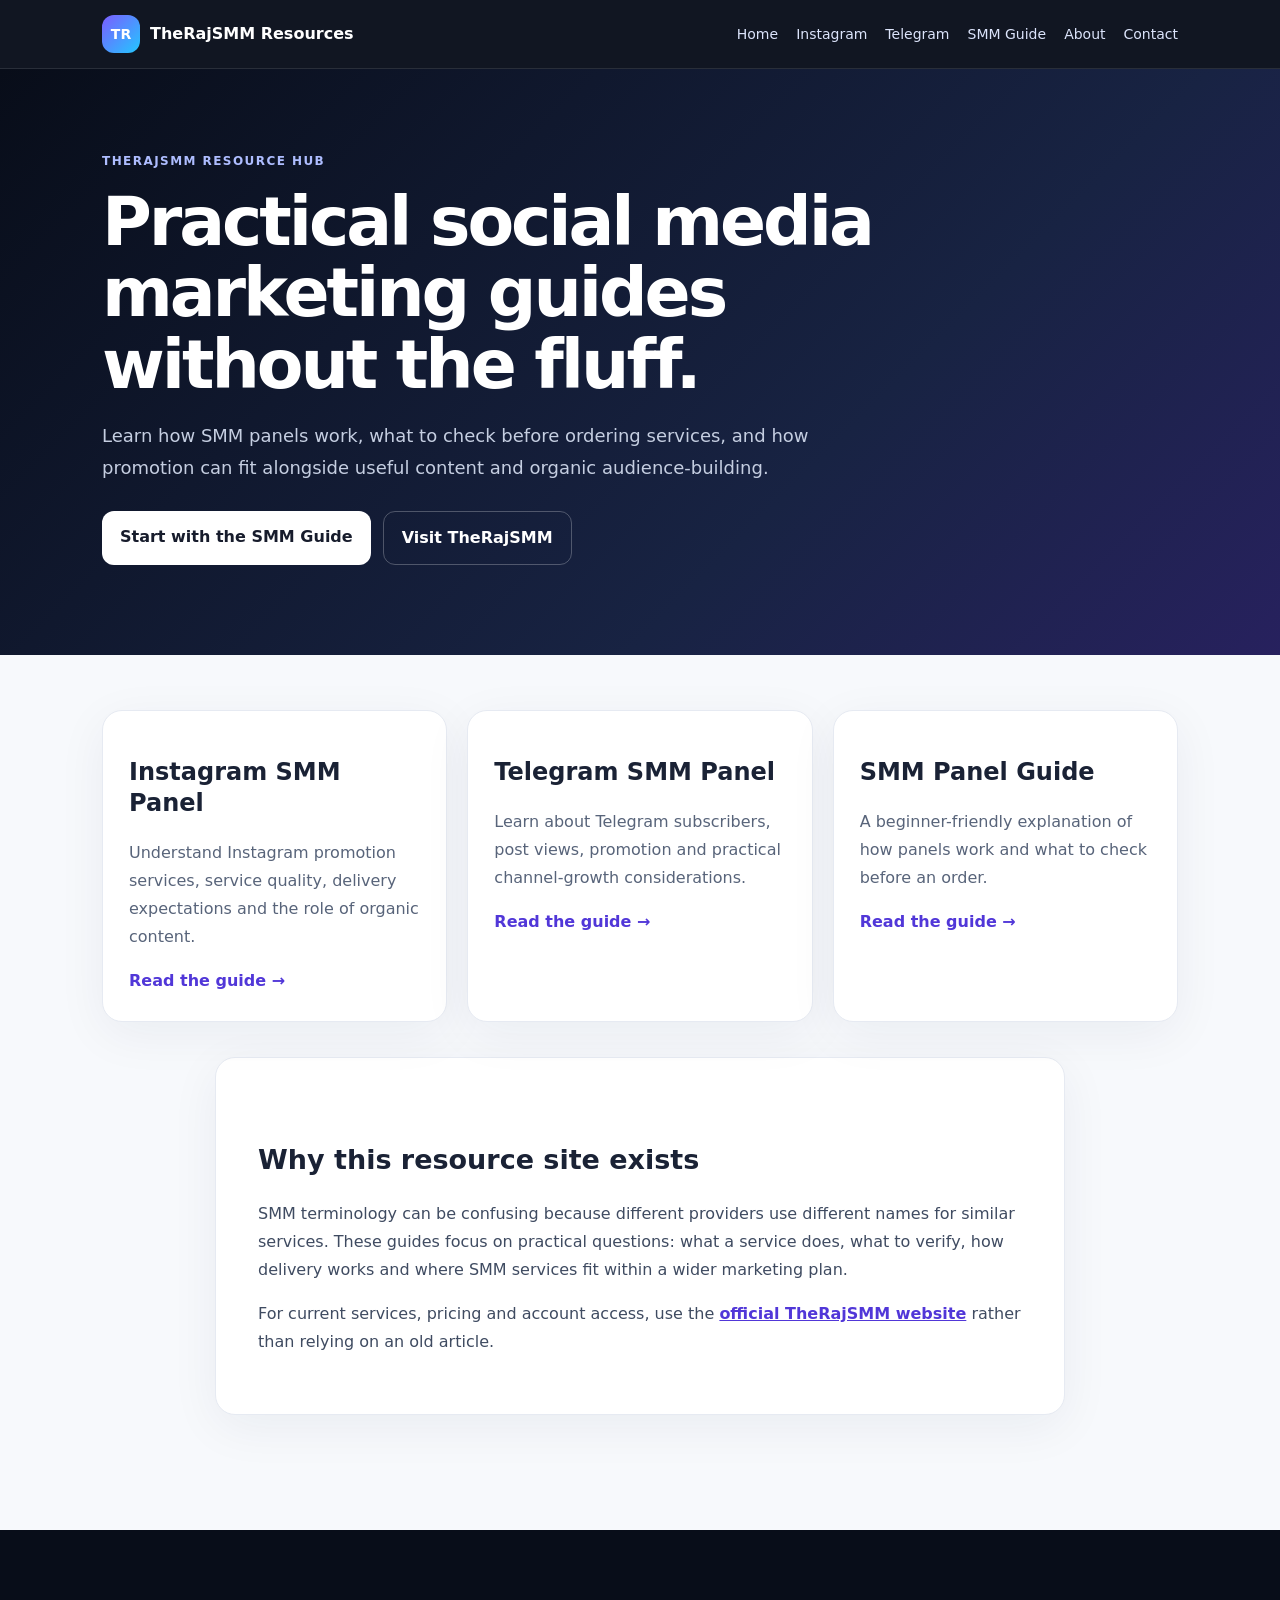
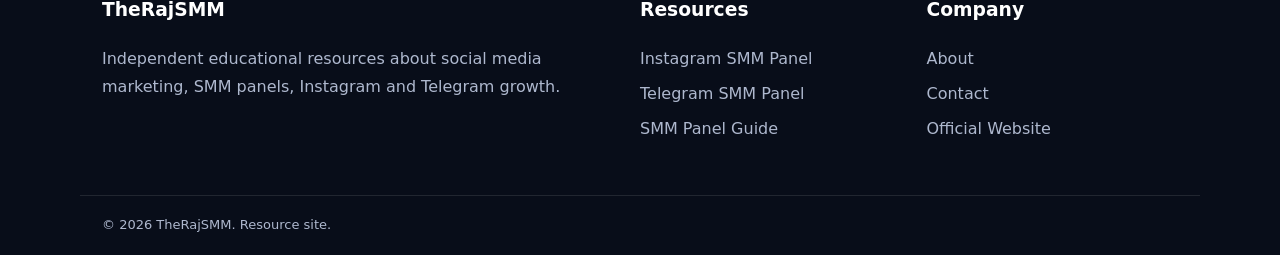
<file: index.html>
<!doctype html><html lang="en"><head><meta charset="utf-8"><meta name="viewport" content="width=device-width,initial-scale=1"><title>TheRajSMM Resources | Social Media Marketing Guides</title><meta name="description" content="Practical educational resources about SMM panels, Instagram marketing, Telegram growth and social media promotion."><link rel="canonical" href="https://therajsmm.github.io/"><link rel="icon" href="favicon.svg"><link rel="stylesheet" href="style.css"></head><body>
<header class="site-header"><nav class="nav"><a class="brand" href="index.html"><span class="brand-mark">TR</span>TheRajSMM Resources</a><div class="nav-links"><a href="index.html">Home</a><a href="instagram-smm-panel.html">Instagram</a><a href="telegram-smm-panel.html">Telegram</a><a href="smm-panel-guide.html">SMM Guide</a><a href="about.html">About</a><a href="contact.html">Contact</a></div></nav></header>
<section class="hero"><div class="hero-inner"><div class="eyebrow">TheRajSMM Resource Hub</div><h1>Practical social media marketing guides without the fluff.</h1><p>Learn how SMM panels work, what to check before ordering services, and how promotion can fit alongside useful content and organic audience-building.</p><div class="buttons"><a class="btn btn-primary" href="smm-panel-guide.html">Start with the SMM Guide</a><a class="btn btn-secondary" href="https://therajsmm.com/">Visit TheRajSMM</a></div></div></section>
<main class="container"><div class="grid"><article class="card"><h2>Instagram SMM Panel</h2><p>Understand Instagram promotion services, service quality, delivery expectations and the role of organic content.</p><a href="instagram-smm-panel.html">Read the guide →</a></article><article class="card"><h2>Telegram SMM Panel</h2><p>Learn about Telegram subscribers, post views, promotion and practical channel-growth considerations.</p><a href="telegram-smm-panel.html">Read the guide →</a></article><article class="card"><h2>SMM Panel Guide</h2><p>A beginner-friendly explanation of how panels work and what to check before an order.</p><a href="smm-panel-guide.html">Read the guide →</a></article></div><div class="article" style="margin-top:35px"><h2>Why this resource site exists</h2><p>SMM terminology can be confusing because different providers use different names for similar services. These guides focus on practical questions: what a service does, what to verify, how delivery works and where SMM services fit within a wider marketing plan.</p><p>For current services, pricing and account access, use the <a href="https://therajsmm.com/">official TheRajSMM website</a> rather than relying on an old article.</p></div></main>
<footer><div class="footer-inner"><div><h3>TheRajSMM</h3><p>Independent educational resources about social media marketing, SMM panels, Instagram and Telegram growth.</p></div><div><h3>Resources</h3><a href="instagram-smm-panel.html">Instagram SMM Panel</a><a href="telegram-smm-panel.html">Telegram SMM Panel</a><a href="smm-panel-guide.html">SMM Panel Guide</a></div><div><h3>Company</h3><a href="about.html">About</a><a href="contact.html">Contact</a><a href="https://therajsmm.com/">Official Website</a></div></div><div class="footer-bottom">© 2026 TheRajSMM. Resource site.</div></footer></body></html>
</file>
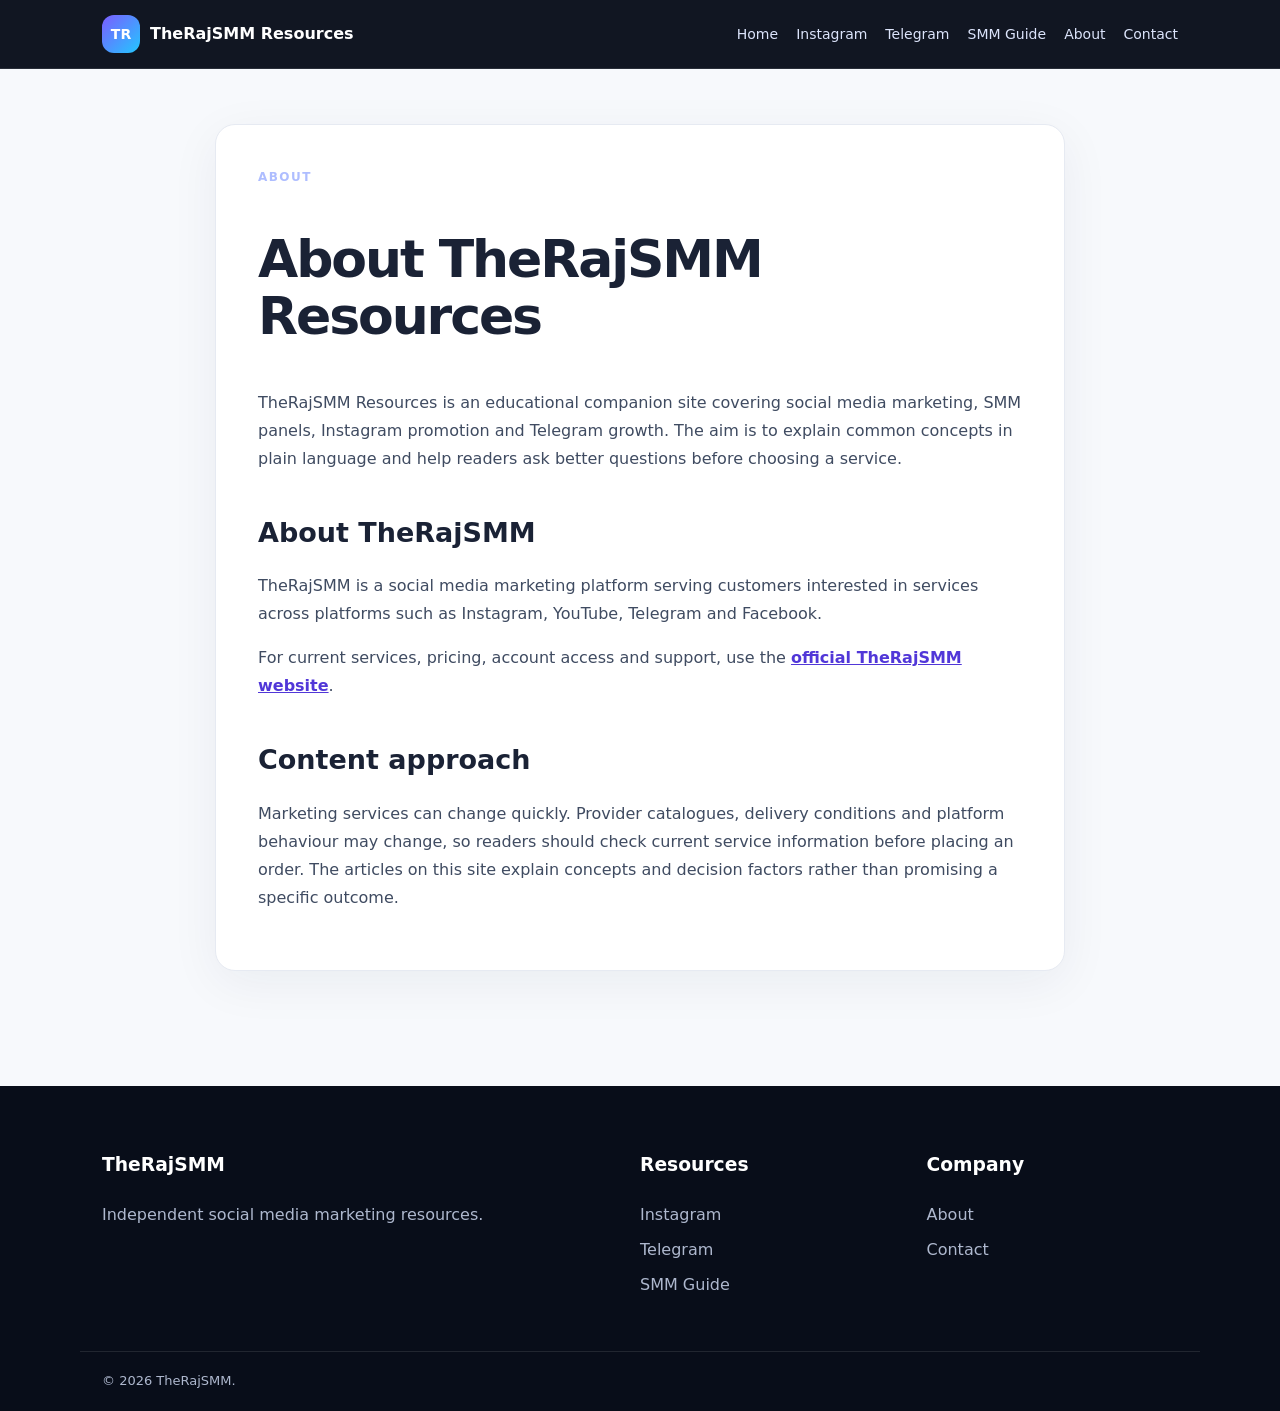
<file: about.html>
<!doctype html><html lang="en"><head><meta charset="utf-8"><meta name="viewport" content="width=device-width,initial-scale=1"><title>About TheRajSMM Resources</title><meta name="description" content="Learn about TheRajSMM's educational resource site and its approach to social media marketing guides."><link rel="canonical" href="https://therajsmm.github.io/about.html"><link rel="icon" href="favicon.svg"><link rel="stylesheet" href="style.css"></head><body><header class="site-header"><nav class="nav"><a class="brand" href="index.html"><span class="brand-mark">TR</span>TheRajSMM Resources</a><div class="nav-links"><a href="index.html">Home</a><a href="instagram-smm-panel.html">Instagram</a><a href="telegram-smm-panel.html">Telegram</a><a href="smm-panel-guide.html">SMM Guide</a><a href="about.html">About</a><a href="contact.html">Contact</a></div></nav></header><main class="container"><article class="article"><div class="eyebrow">About</div><h1>About TheRajSMM Resources</h1><p>TheRajSMM Resources is an educational companion site covering social media marketing, SMM panels, Instagram promotion and Telegram growth. The aim is to explain common concepts in plain language and help readers ask better questions before choosing a service.</p><h2>About TheRajSMM</h2><p>TheRajSMM is a social media marketing platform serving customers interested in services across platforms such as Instagram, YouTube, Telegram and Facebook.</p><p>For current services, pricing, account access and support, use the <a href="https://therajsmm.com/">official TheRajSMM website</a>.</p><h2>Content approach</h2><p>Marketing services can change quickly. Provider catalogues, delivery conditions and platform behaviour may change, so readers should check current service information before placing an order. The articles on this site explain concepts and decision factors rather than promising a specific outcome.</p></article></main><footer><div class="footer-inner"><div><h3>TheRajSMM</h3><p>Independent social media marketing resources.</p></div><div><h3>Resources</h3><a href="instagram-smm-panel.html">Instagram</a><a href="telegram-smm-panel.html">Telegram</a><a href="smm-panel-guide.html">SMM Guide</a></div><div><h3>Company</h3><a href="about.html">About</a><a href="contact.html">Contact</a></div></div><div class="footer-bottom">© 2026 TheRajSMM.</div></footer></body></html>
</file>
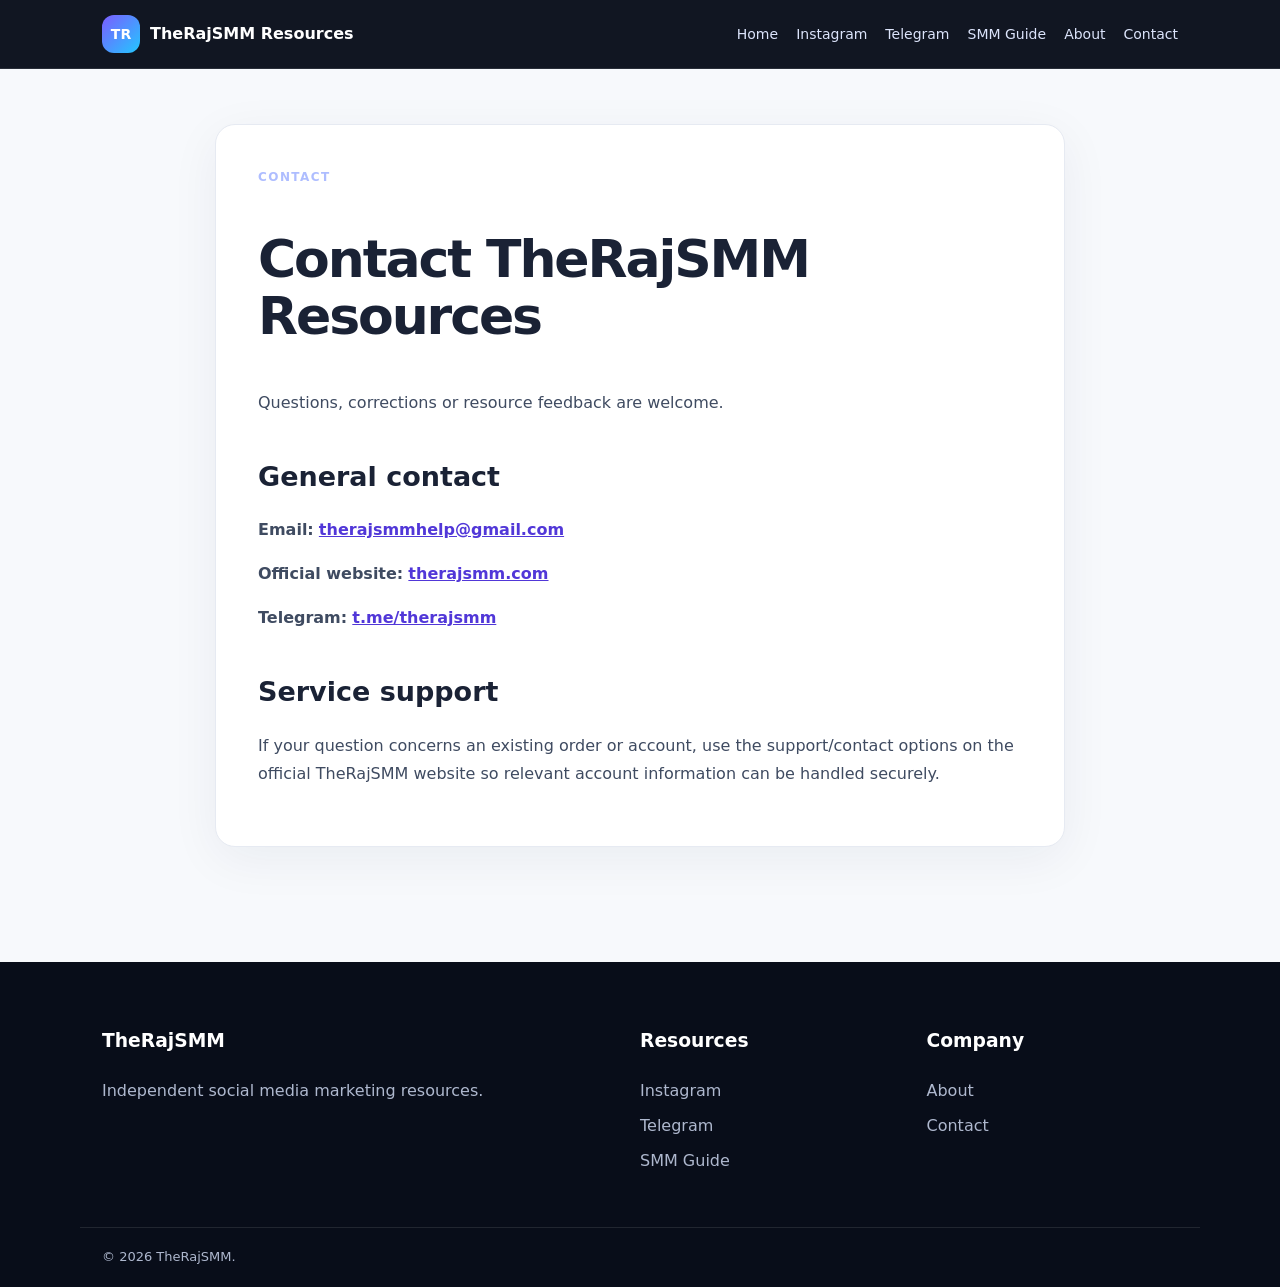
<file: contact.html>
<!doctype html><html lang="en"><head><meta charset="utf-8"><meta name="viewport" content="width=device-width,initial-scale=1"><title>Contact TheRajSMM Resources</title><meta name="description" content="Contact TheRajSMM about resource feedback, corrections and general questions."><link rel="canonical" href="https://therajsmm.github.io/contact.html"><link rel="icon" href="favicon.svg"><link rel="stylesheet" href="style.css"></head><body><header class="site-header"><nav class="nav"><a class="brand" href="index.html"><span class="brand-mark">TR</span>TheRajSMM Resources</a><div class="nav-links"><a href="index.html">Home</a><a href="instagram-smm-panel.html">Instagram</a><a href="telegram-smm-panel.html">Telegram</a><a href="smm-panel-guide.html">SMM Guide</a><a href="about.html">About</a><a href="contact.html">Contact</a></div></nav></header><main class="container"><article class="article"><div class="eyebrow">Contact</div><h1>Contact TheRajSMM Resources</h1><p>Questions, corrections or resource feedback are welcome.</p><h2>General contact</h2><p><strong>Email:</strong> <a href="mailto:therajsmmhelp@gmail.com">therajsmmhelp@gmail.com</a></p><p><strong>Official website:</strong> <a href="https://therajsmm.com/">therajsmm.com</a></p><p><strong>Telegram:</strong> <a href="https://t.me/therajsmm">t.me/therajsmm</a></p><h2>Service support</h2><p>If your question concerns an existing order or account, use the support/contact options on the official TheRajSMM website so relevant account information can be handled securely.</p></article></main><footer><div class="footer-inner"><div><h3>TheRajSMM</h3><p>Independent social media marketing resources.</p></div><div><h3>Resources</h3><a href="instagram-smm-panel.html">Instagram</a><a href="telegram-smm-panel.html">Telegram</a><a href="smm-panel-guide.html">SMM Guide</a></div><div><h3>Company</h3><a href="about.html">About</a><a href="contact.html">Contact</a></div></div><div class="footer-bottom">© 2026 TheRajSMM.</div></footer></body></html>
</file>
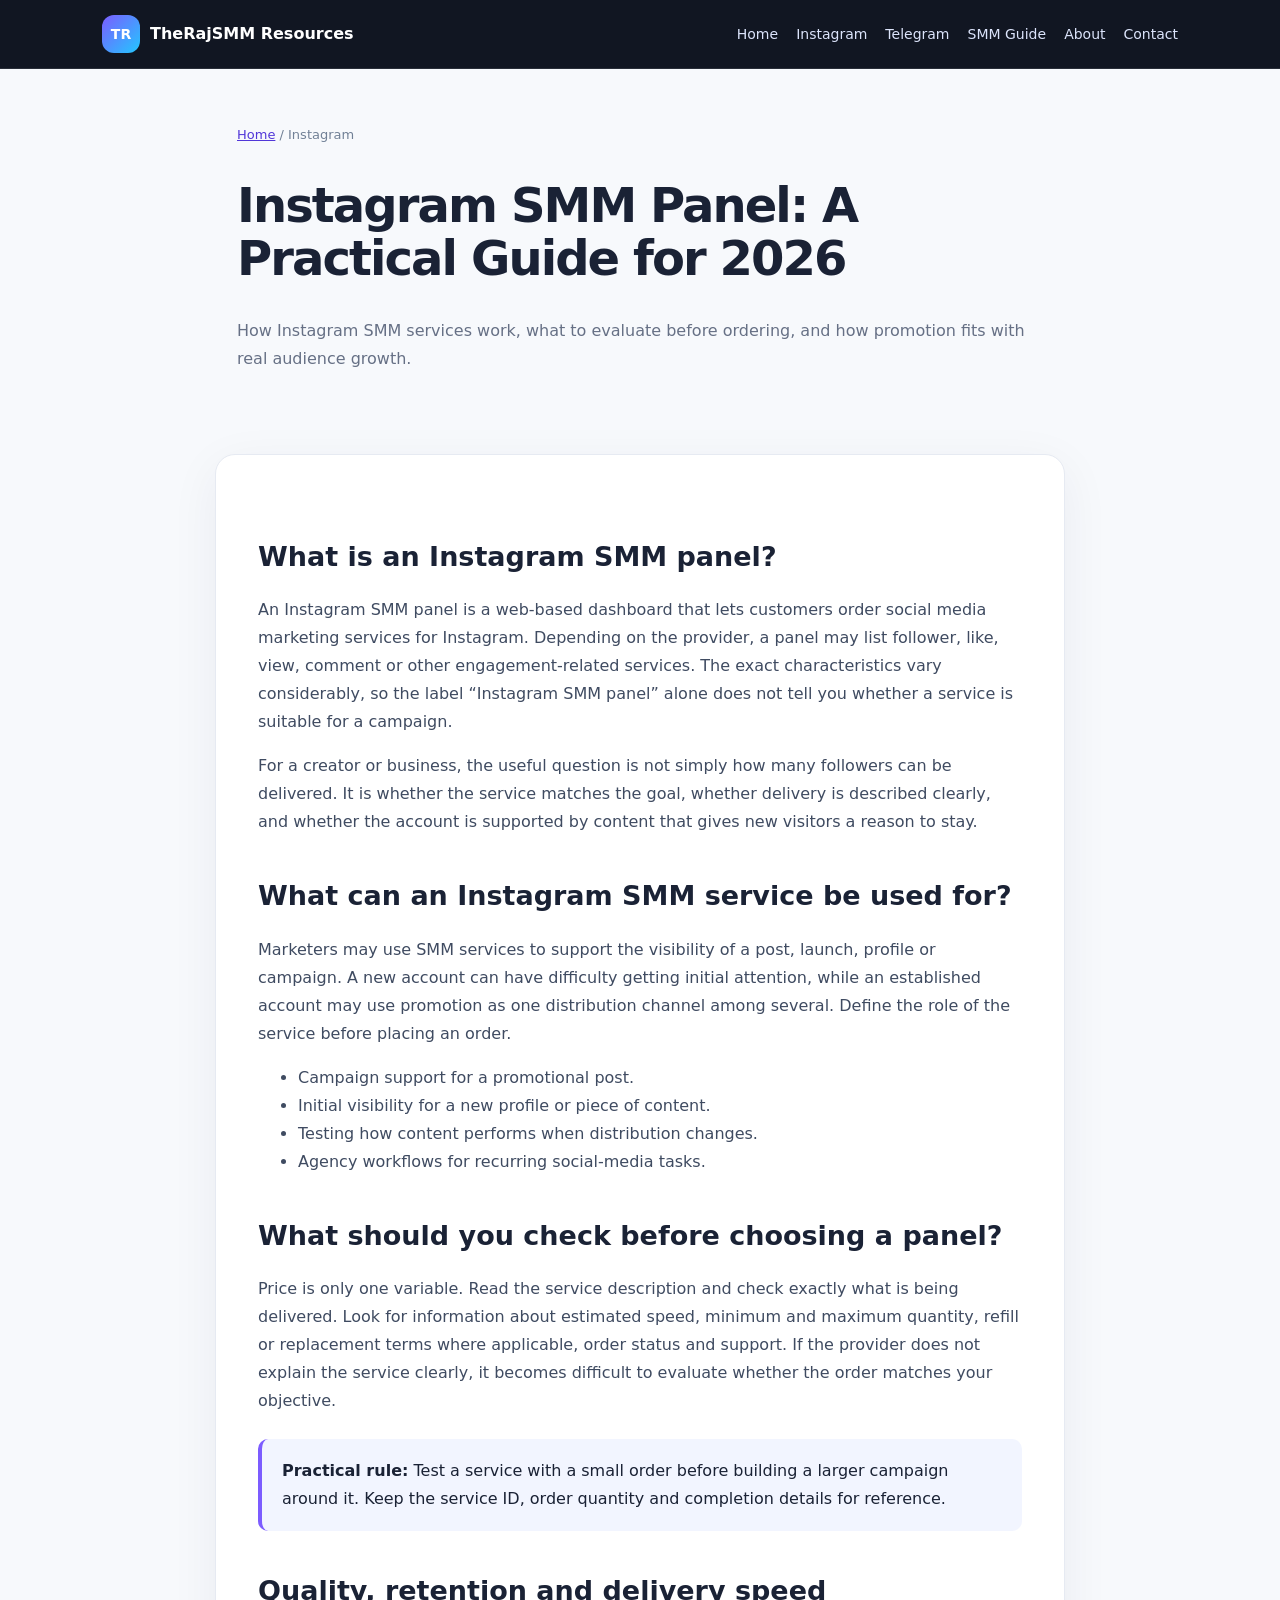
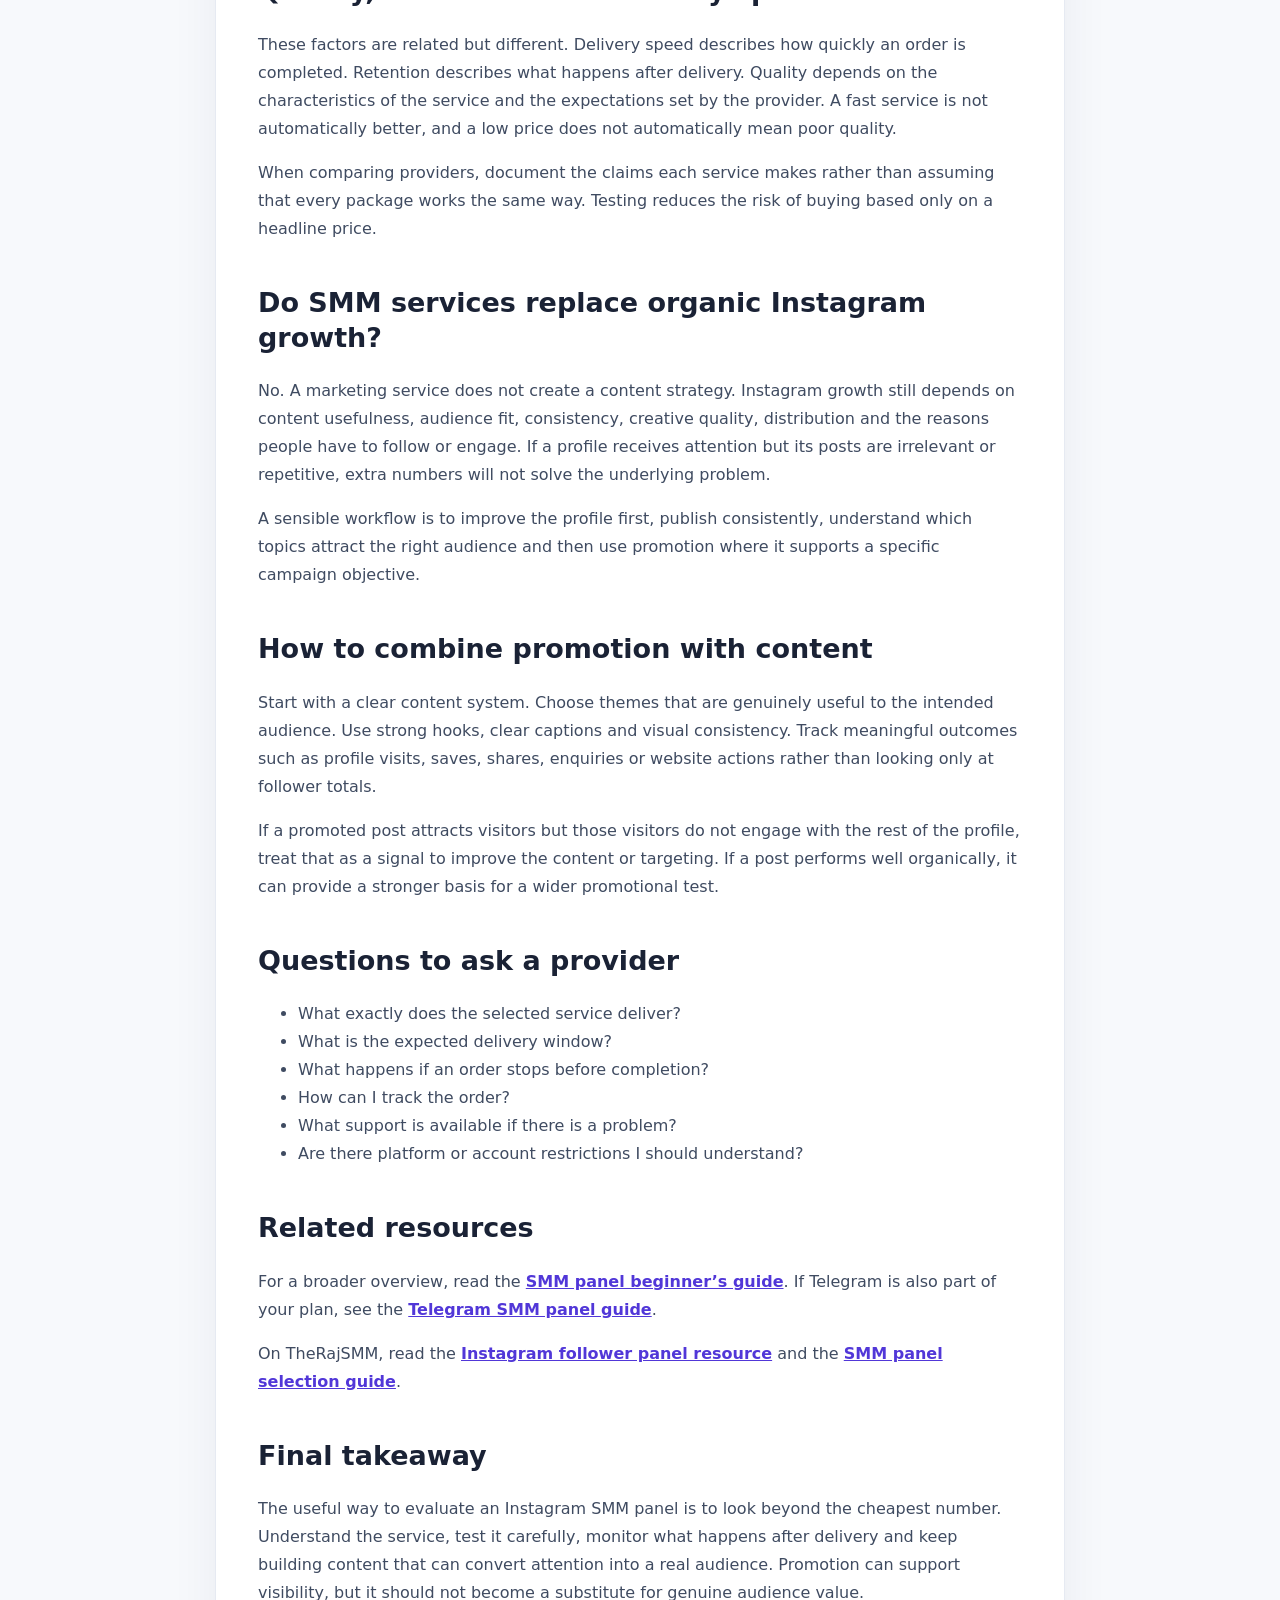
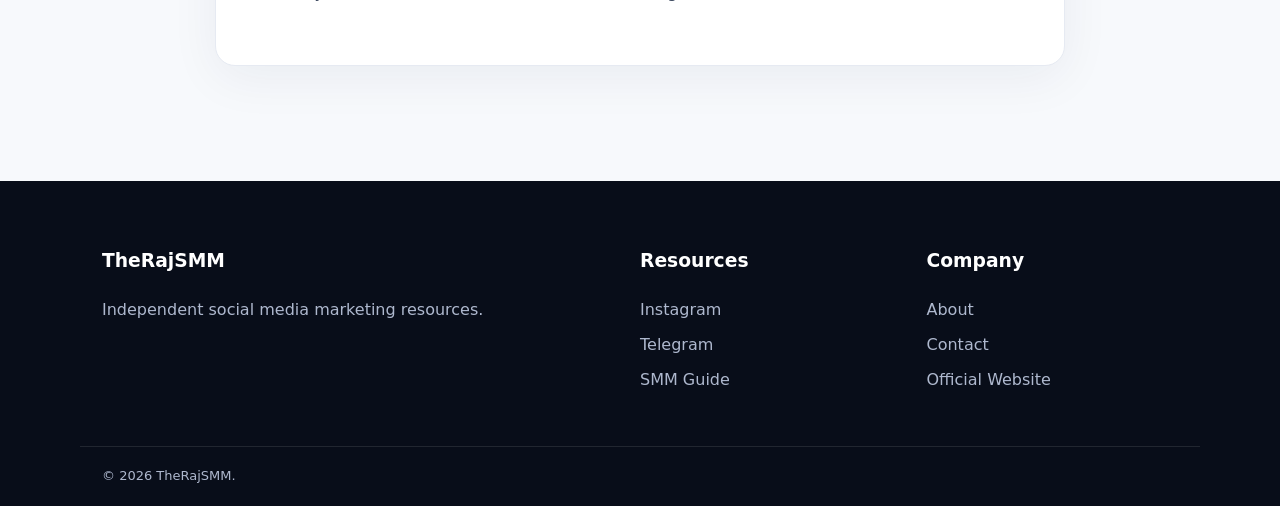
<file: instagram-smm-panel.html>
<!doctype html><html lang="en"><head><meta charset="utf-8"><meta name="viewport" content="width=device-width,initial-scale=1"><title>Instagram SMM Panel Guide 2026 | TheRajSMM</title><meta name="description" content="Practical guide to Instagram SMM panels, service quality, delivery, retention and combining promotion with organic content."><link rel="canonical" href="https://therajsmm.github.io/instagram-smm-panel.html"><link rel="icon" href="favicon.svg"><link rel="stylesheet" href="style.css"></head><body>
<header class="site-header"><nav class="nav"><a class="brand" href="index.html"><span class="brand-mark">TR</span>TheRajSMM Resources</a><div class="nav-links"><a href="index.html">Home</a><a href="instagram-smm-panel.html">Instagram</a><a href="telegram-smm-panel.html">Telegram</a><a href="smm-panel-guide.html">SMM Guide</a><a href="about.html">About</a><a href="contact.html">Contact</a></div></nav></header>
<div class="page-title"><div class="breadcrumb"><a href="index.html">Home</a> / Instagram</div><h1>Instagram SMM Panel: A Practical Guide for 2026</h1><p>How Instagram SMM services work, what to evaluate before ordering, and how promotion fits with real audience growth.</p></div><main class="container"><article class="article">
<h2>What is an Instagram SMM panel?</h2><p>An Instagram SMM panel is a web-based dashboard that lets customers order social media marketing services for Instagram. Depending on the provider, a panel may list follower, like, view, comment or other engagement-related services. The exact characteristics vary considerably, so the label “Instagram SMM panel” alone does not tell you whether a service is suitable for a campaign.</p><p>For a creator or business, the useful question is not simply how many followers can be delivered. It is whether the service matches the goal, whether delivery is described clearly, and whether the account is supported by content that gives new visitors a reason to stay.</p>
<h2>What can an Instagram SMM service be used for?</h2><p>Marketers may use SMM services to support the visibility of a post, launch, profile or campaign. A new account can have difficulty getting initial attention, while an established account may use promotion as one distribution channel among several. Define the role of the service before placing an order.</p><ul><li>Campaign support for a promotional post.</li><li>Initial visibility for a new profile or piece of content.</li><li>Testing how content performs when distribution changes.</li><li>Agency workflows for recurring social-media tasks.</li></ul>
<h2>What should you check before choosing a panel?</h2><p>Price is only one variable. Read the service description and check exactly what is being delivered. Look for information about estimated speed, minimum and maximum quantity, refill or replacement terms where applicable, order status and support. If the provider does not explain the service clearly, it becomes difficult to evaluate whether the order matches your objective.</p><div class="note"><strong>Practical rule:</strong> Test a service with a small order before building a larger campaign around it. Keep the service ID, order quantity and completion details for reference.</div>
<h2>Quality, retention and delivery speed</h2><p>These factors are related but different. Delivery speed describes how quickly an order is completed. Retention describes what happens after delivery. Quality depends on the characteristics of the service and the expectations set by the provider. A fast service is not automatically better, and a low price does not automatically mean poor quality.</p><p>When comparing providers, document the claims each service makes rather than assuming that every package works the same way. Testing reduces the risk of buying based only on a headline price.</p>
<h2>Do SMM services replace organic Instagram growth?</h2><p>No. A marketing service does not create a content strategy. Instagram growth still depends on content usefulness, audience fit, consistency, creative quality, distribution and the reasons people have to follow or engage. If a profile receives attention but its posts are irrelevant or repetitive, extra numbers will not solve the underlying problem.</p><p>A sensible workflow is to improve the profile first, publish consistently, understand which topics attract the right audience and then use promotion where it supports a specific campaign objective.</p>
<h2>How to combine promotion with content</h2><p>Start with a clear content system. Choose themes that are genuinely useful to the intended audience. Use strong hooks, clear captions and visual consistency. Track meaningful outcomes such as profile visits, saves, shares, enquiries or website actions rather than looking only at follower totals.</p><p>If a promoted post attracts visitors but those visitors do not engage with the rest of the profile, treat that as a signal to improve the content or targeting. If a post performs well organically, it can provide a stronger basis for a wider promotional test.</p>
<h2>Questions to ask a provider</h2><ul><li>What exactly does the selected service deliver?</li><li>What is the expected delivery window?</li><li>What happens if an order stops before completion?</li><li>How can I track the order?</li><li>What support is available if there is a problem?</li><li>Are there platform or account restrictions I should understand?</li></ul>
<h2>Related resources</h2><p>For a broader overview, read the <a href="smm-panel-guide.html">SMM panel beginner’s guide</a>. If Telegram is also part of your plan, see the <a href="telegram-smm-panel.html">Telegram SMM panel guide</a>.</p><p>On TheRajSMM, read the <a href="https://therajsmm.com/blog/instagram-follower-panel-boost-your-social-presence-therajsmm">Instagram follower panel resource</a> and the <a href="https://therajsmm.com/blog/cheapest-smm-panel-india-2026-affordable-trusted-smm-services">SMM panel selection guide</a>.</p>
<h2>Final takeaway</h2><p>The useful way to evaluate an Instagram SMM panel is to look beyond the cheapest number. Understand the service, test it carefully, monitor what happens after delivery and keep building content that can convert attention into a real audience. Promotion can support visibility, but it should not become a substitute for genuine audience value.</p>
</article></main>
<footer><div class="footer-inner"><div><h3>TheRajSMM</h3><p>Independent social media marketing resources.</p></div><div><h3>Resources</h3><a href="instagram-smm-panel.html">Instagram</a><a href="telegram-smm-panel.html">Telegram</a><a href="smm-panel-guide.html">SMM Guide</a></div><div><h3>Company</h3><a href="about.html">About</a><a href="contact.html">Contact</a><a href="https://therajsmm.com/">Official Website</a></div></div><div class="footer-bottom">© 2026 TheRajSMM.</div></footer></body></html>
</file>
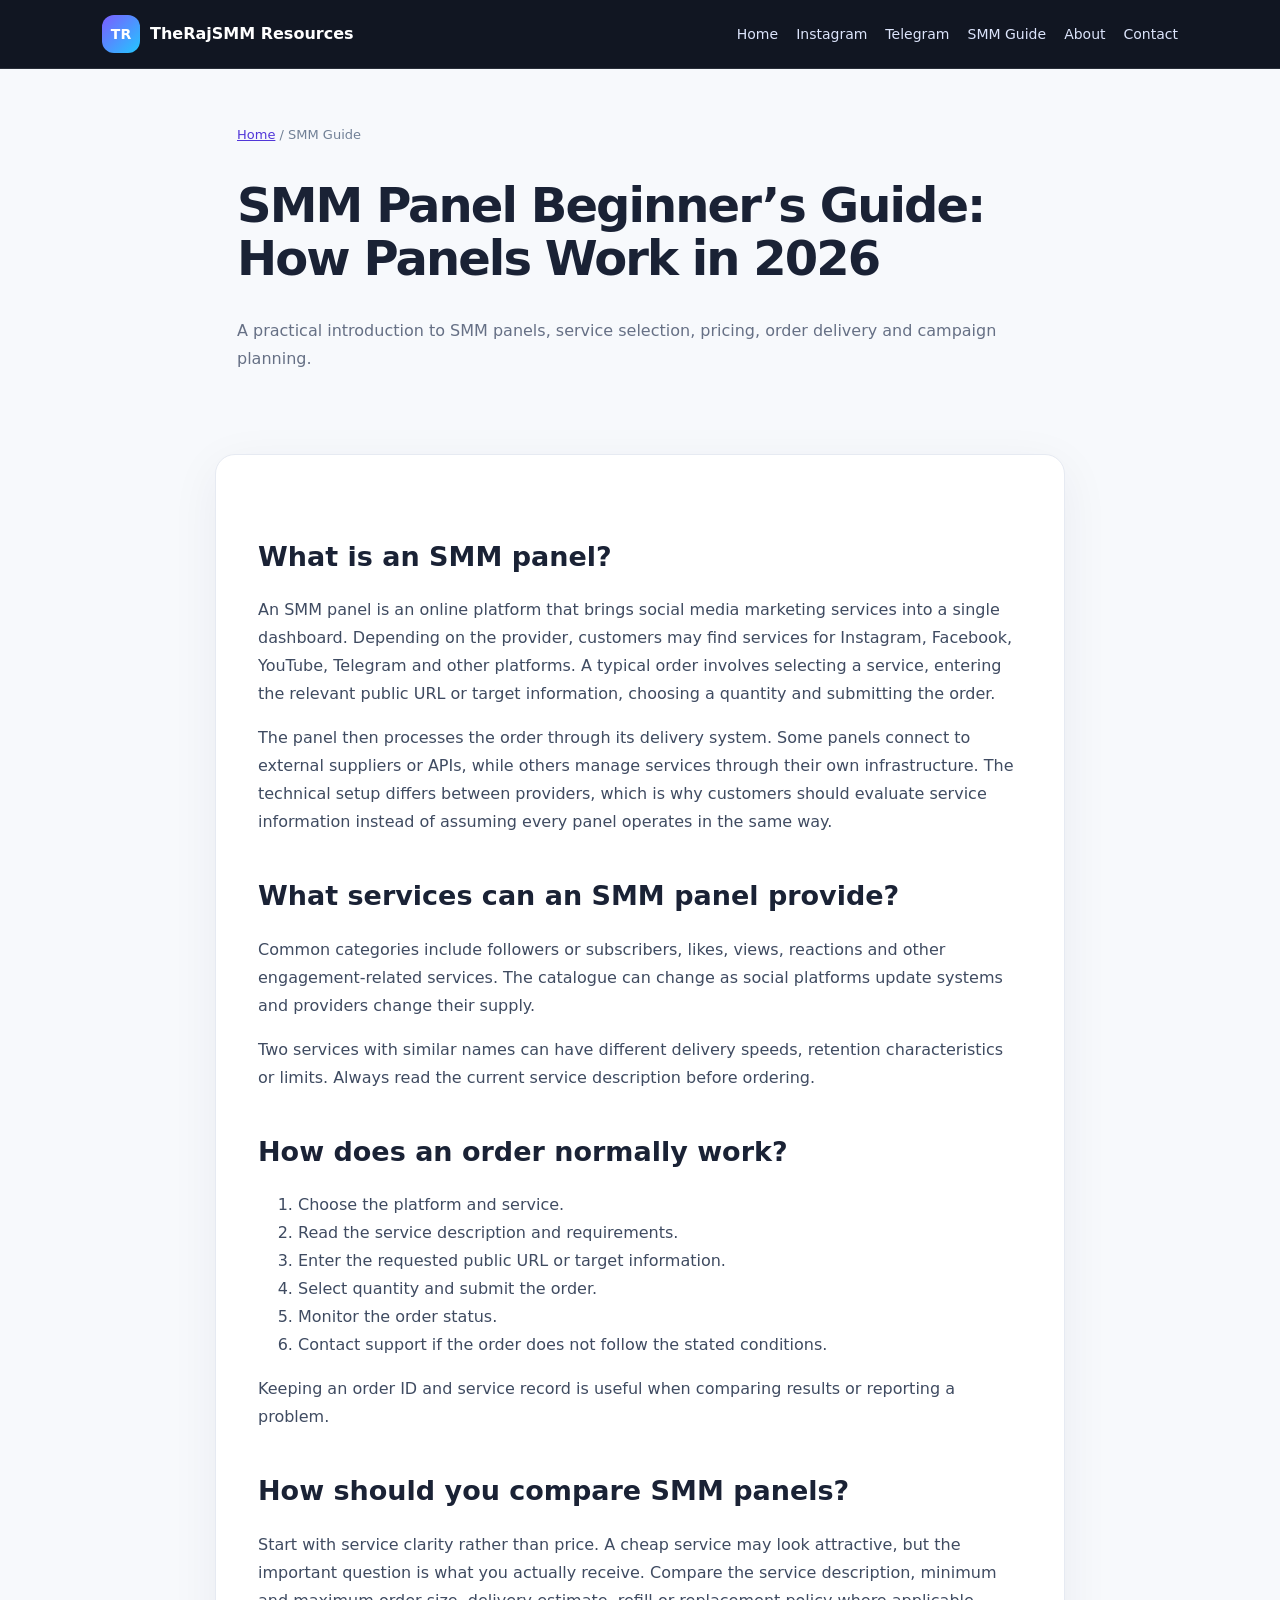
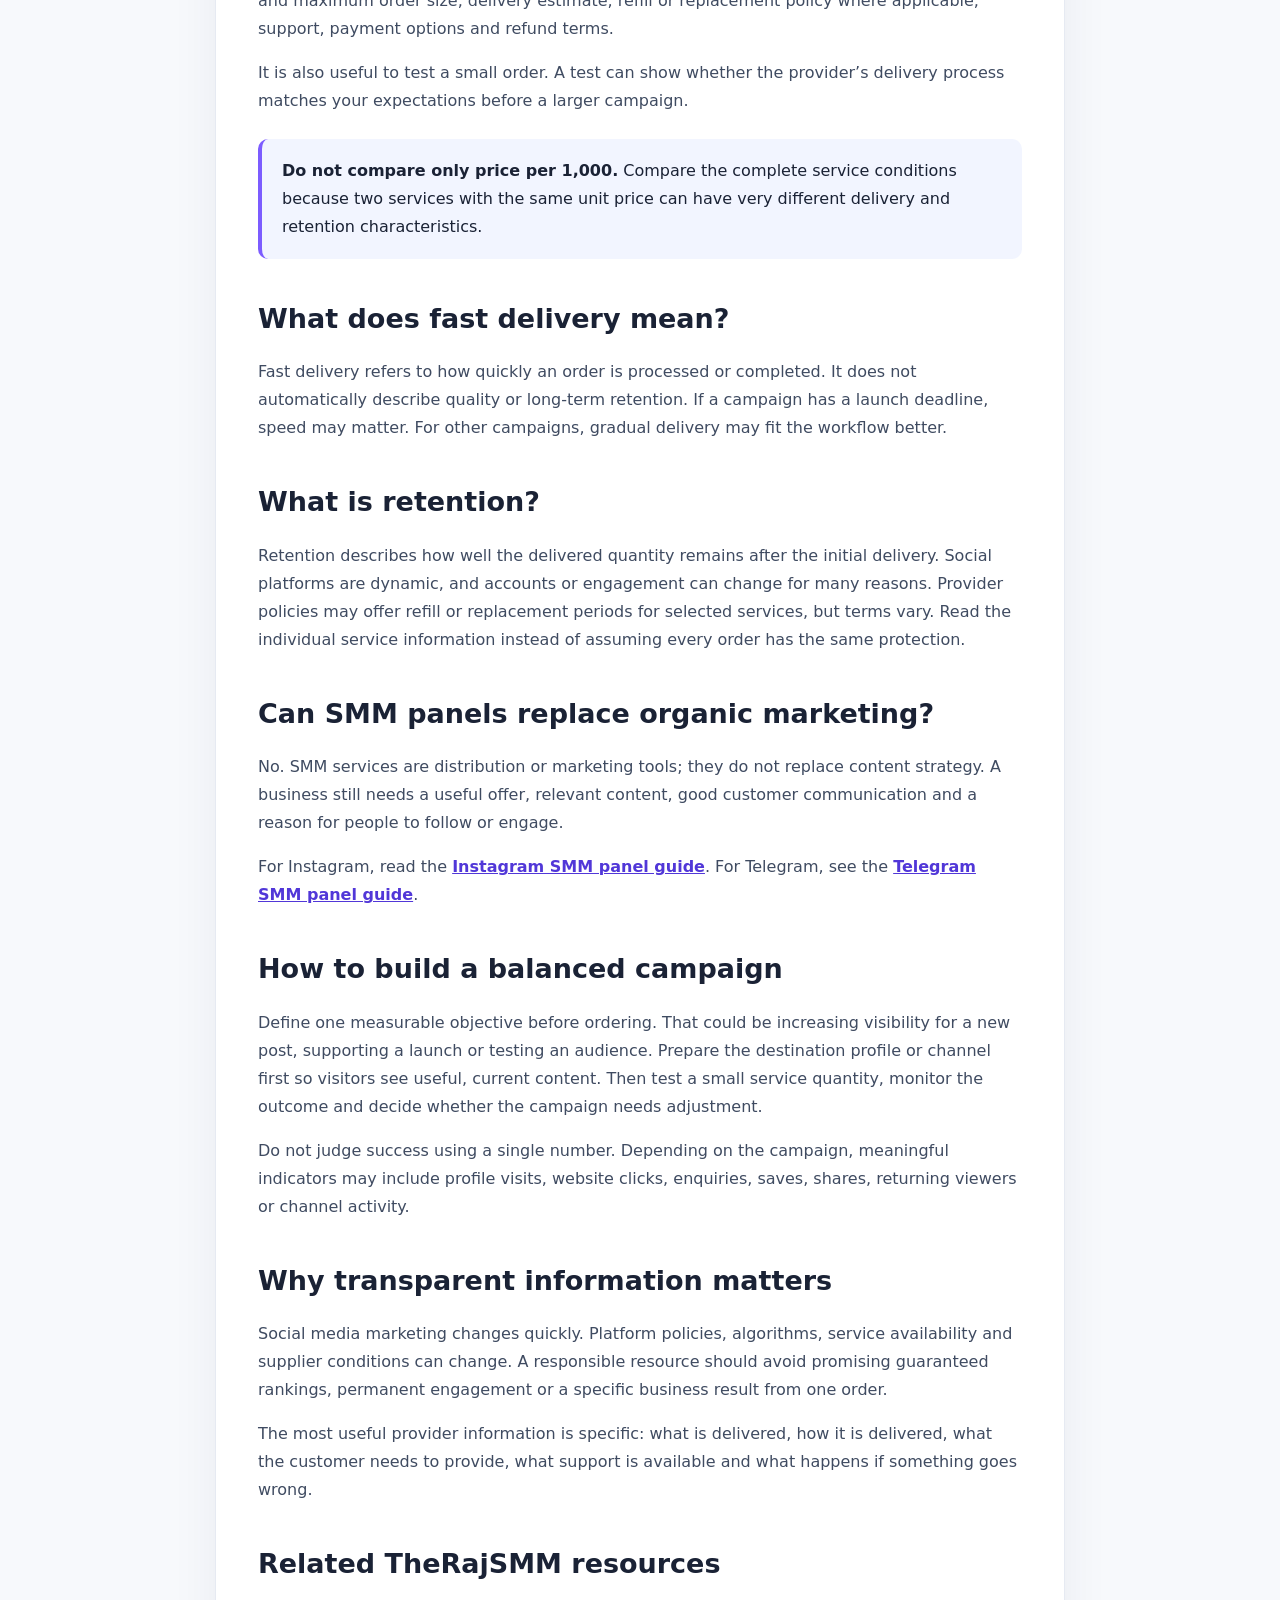
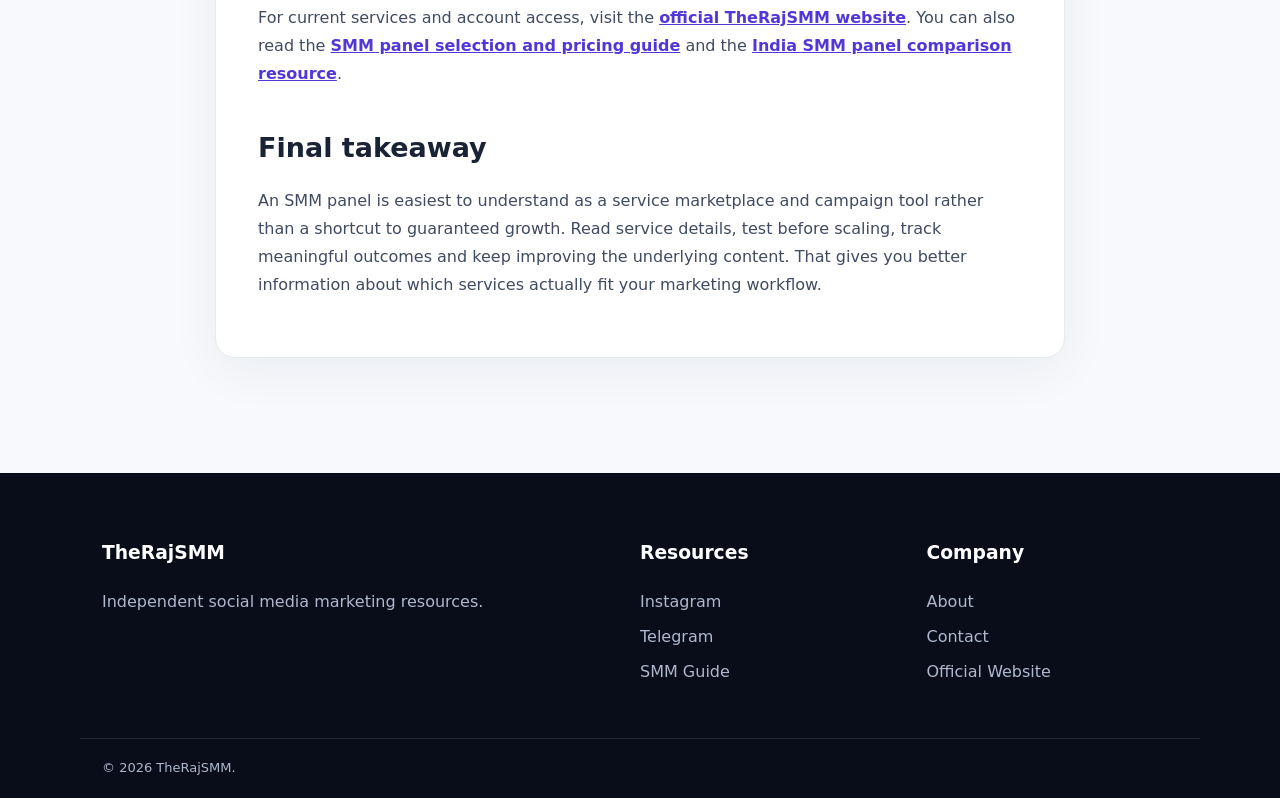
<file: smm-panel-guide.html>
<!doctype html><html lang="en"><head><meta charset="utf-8"><meta name="viewport" content="width=device-width,initial-scale=1"><title>SMM Panel Beginner's Guide 2026 | TheRajSMM</title><meta name="description" content="Learn how SMM panels work, how orders are delivered, what services include and how to compare providers responsibly."><link rel="canonical" href="https://therajsmm.github.io/smm-panel-guide.html"><link rel="icon" href="favicon.svg"><link rel="stylesheet" href="style.css"></head><body>
<header class="site-header"><nav class="nav"><a class="brand" href="index.html"><span class="brand-mark">TR</span>TheRajSMM Resources</a><div class="nav-links"><a href="index.html">Home</a><a href="instagram-smm-panel.html">Instagram</a><a href="telegram-smm-panel.html">Telegram</a><a href="smm-panel-guide.html">SMM Guide</a><a href="about.html">About</a><a href="contact.html">Contact</a></div></nav></header>
<div class="page-title"><div class="breadcrumb"><a href="index.html">Home</a> / SMM Guide</div><h1>SMM Panel Beginner’s Guide: How Panels Work in 2026</h1><p>A practical introduction to SMM panels, service selection, pricing, order delivery and campaign planning.</p></div><main class="container"><article class="article">
<h2>What is an SMM panel?</h2><p>An SMM panel is an online platform that brings social media marketing services into a single dashboard. Depending on the provider, customers may find services for Instagram, Facebook, YouTube, Telegram and other platforms. A typical order involves selecting a service, entering the relevant public URL or target information, choosing a quantity and submitting the order.</p><p>The panel then processes the order through its delivery system. Some panels connect to external suppliers or APIs, while others manage services through their own infrastructure. The technical setup differs between providers, which is why customers should evaluate service information instead of assuming every panel operates in the same way.</p>
<h2>What services can an SMM panel provide?</h2><p>Common categories include followers or subscribers, likes, views, reactions and other engagement-related services. The catalogue can change as social platforms update systems and providers change their supply.</p><p>Two services with similar names can have different delivery speeds, retention characteristics or limits. Always read the current service description before ordering.</p>
<h2>How does an order normally work?</h2><ol><li>Choose the platform and service.</li><li>Read the service description and requirements.</li><li>Enter the requested public URL or target information.</li><li>Select quantity and submit the order.</li><li>Monitor the order status.</li><li>Contact support if the order does not follow the stated conditions.</li></ol><p>Keeping an order ID and service record is useful when comparing results or reporting a problem.</p>
<h2>How should you compare SMM panels?</h2><p>Start with service clarity rather than price. A cheap service may look attractive, but the important question is what you actually receive. Compare the service description, minimum and maximum order size, delivery estimate, refill or replacement policy where applicable, support, payment options and refund terms.</p><p>It is also useful to test a small order. A test can show whether the provider’s delivery process matches your expectations before a larger campaign.</p><div class="note"><strong>Do not compare only price per 1,000.</strong> Compare the complete service conditions because two services with the same unit price can have very different delivery and retention characteristics.</div>
<h2>What does fast delivery mean?</h2><p>Fast delivery refers to how quickly an order is processed or completed. It does not automatically describe quality or long-term retention. If a campaign has a launch deadline, speed may matter. For other campaigns, gradual delivery may fit the workflow better.</p>
<h2>What is retention?</h2><p>Retention describes how well the delivered quantity remains after the initial delivery. Social platforms are dynamic, and accounts or engagement can change for many reasons. Provider policies may offer refill or replacement periods for selected services, but terms vary. Read the individual service information instead of assuming every order has the same protection.</p>
<h2>Can SMM panels replace organic marketing?</h2><p>No. SMM services are distribution or marketing tools; they do not replace content strategy. A business still needs a useful offer, relevant content, good customer communication and a reason for people to follow or engage.</p><p>For Instagram, read the <a href="instagram-smm-panel.html">Instagram SMM panel guide</a>. For Telegram, see the <a href="telegram-smm-panel.html">Telegram SMM panel guide</a>.</p>
<h2>How to build a balanced campaign</h2><p>Define one measurable objective before ordering. That could be increasing visibility for a new post, supporting a launch or testing an audience. Prepare the destination profile or channel first so visitors see useful, current content. Then test a small service quantity, monitor the outcome and decide whether the campaign needs adjustment.</p><p>Do not judge success using a single number. Depending on the campaign, meaningful indicators may include profile visits, website clicks, enquiries, saves, shares, returning viewers or channel activity.</p>
<h2>Why transparent information matters</h2><p>Social media marketing changes quickly. Platform policies, algorithms, service availability and supplier conditions can change. A responsible resource should avoid promising guaranteed rankings, permanent engagement or a specific business result from one order.</p><p>The most useful provider information is specific: what is delivered, how it is delivered, what the customer needs to provide, what support is available and what happens if something goes wrong.</p>
<h2>Related TheRajSMM resources</h2><p>For current services and account access, visit the <a href="https://therajsmm.com/">official TheRajSMM website</a>. You can also read the <a href="https://therajsmm.com/blog/cheapest-smm-panel-india-2026-affordable-trusted-smm-services">SMM panel selection and pricing guide</a> and the <a href="https://therajsmm.com/blog/top-10-cheapest-smm-panels-in-india-2026-upi-inr-pricing">India SMM panel comparison resource</a>.</p>
<h2>Final takeaway</h2><p>An SMM panel is easiest to understand as a service marketplace and campaign tool rather than a shortcut to guaranteed growth. Read service details, test before scaling, track meaningful outcomes and keep improving the underlying content. That gives you better information about which services actually fit your marketing workflow.</p>
</article></main>
<footer><div class="footer-inner"><div><h3>TheRajSMM</h3><p>Independent social media marketing resources.</p></div><div><h3>Resources</h3><a href="instagram-smm-panel.html">Instagram</a><a href="telegram-smm-panel.html">Telegram</a><a href="smm-panel-guide.html">SMM Guide</a></div><div><h3>Company</h3><a href="about.html">About</a><a href="contact.html">Contact</a><a href="https://therajsmm.com/">Official Website</a></div></div><div class="footer-bottom">© 2026 TheRajSMM.</div></footer></body></html>
</file>
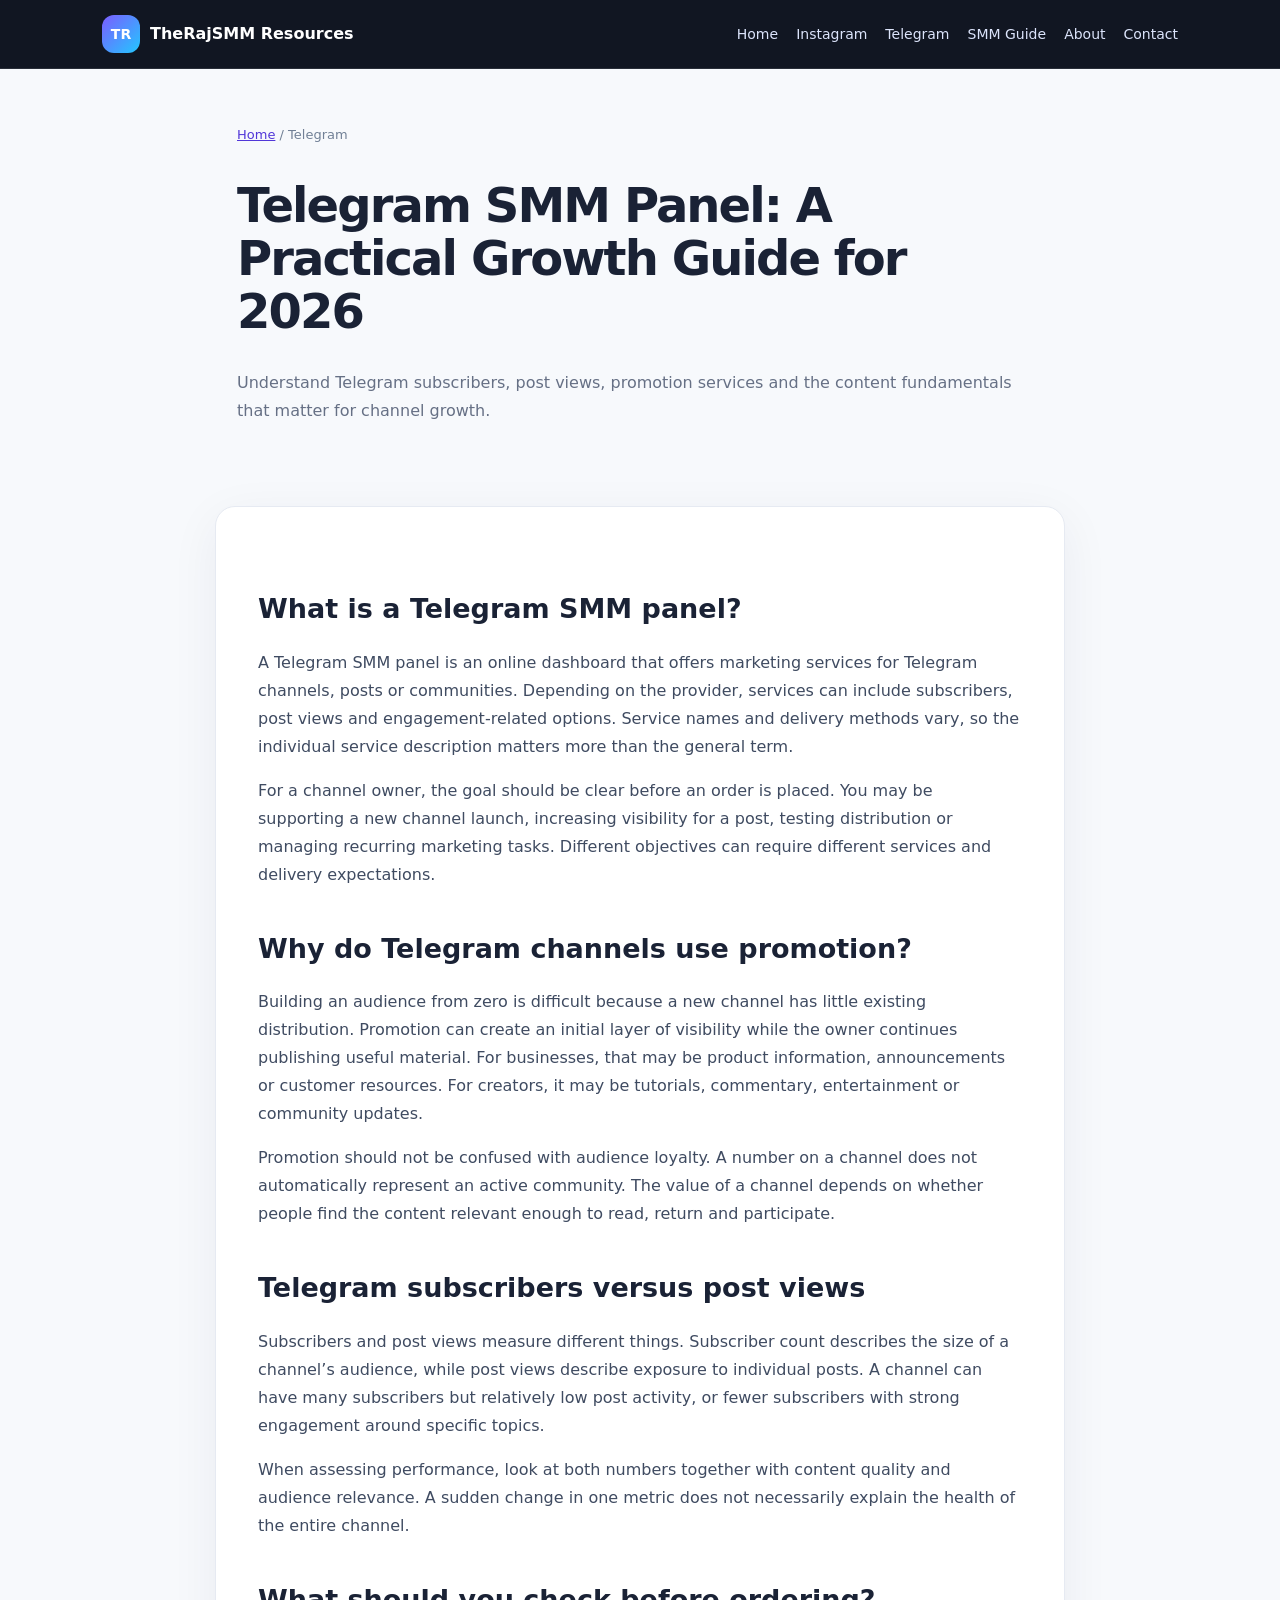
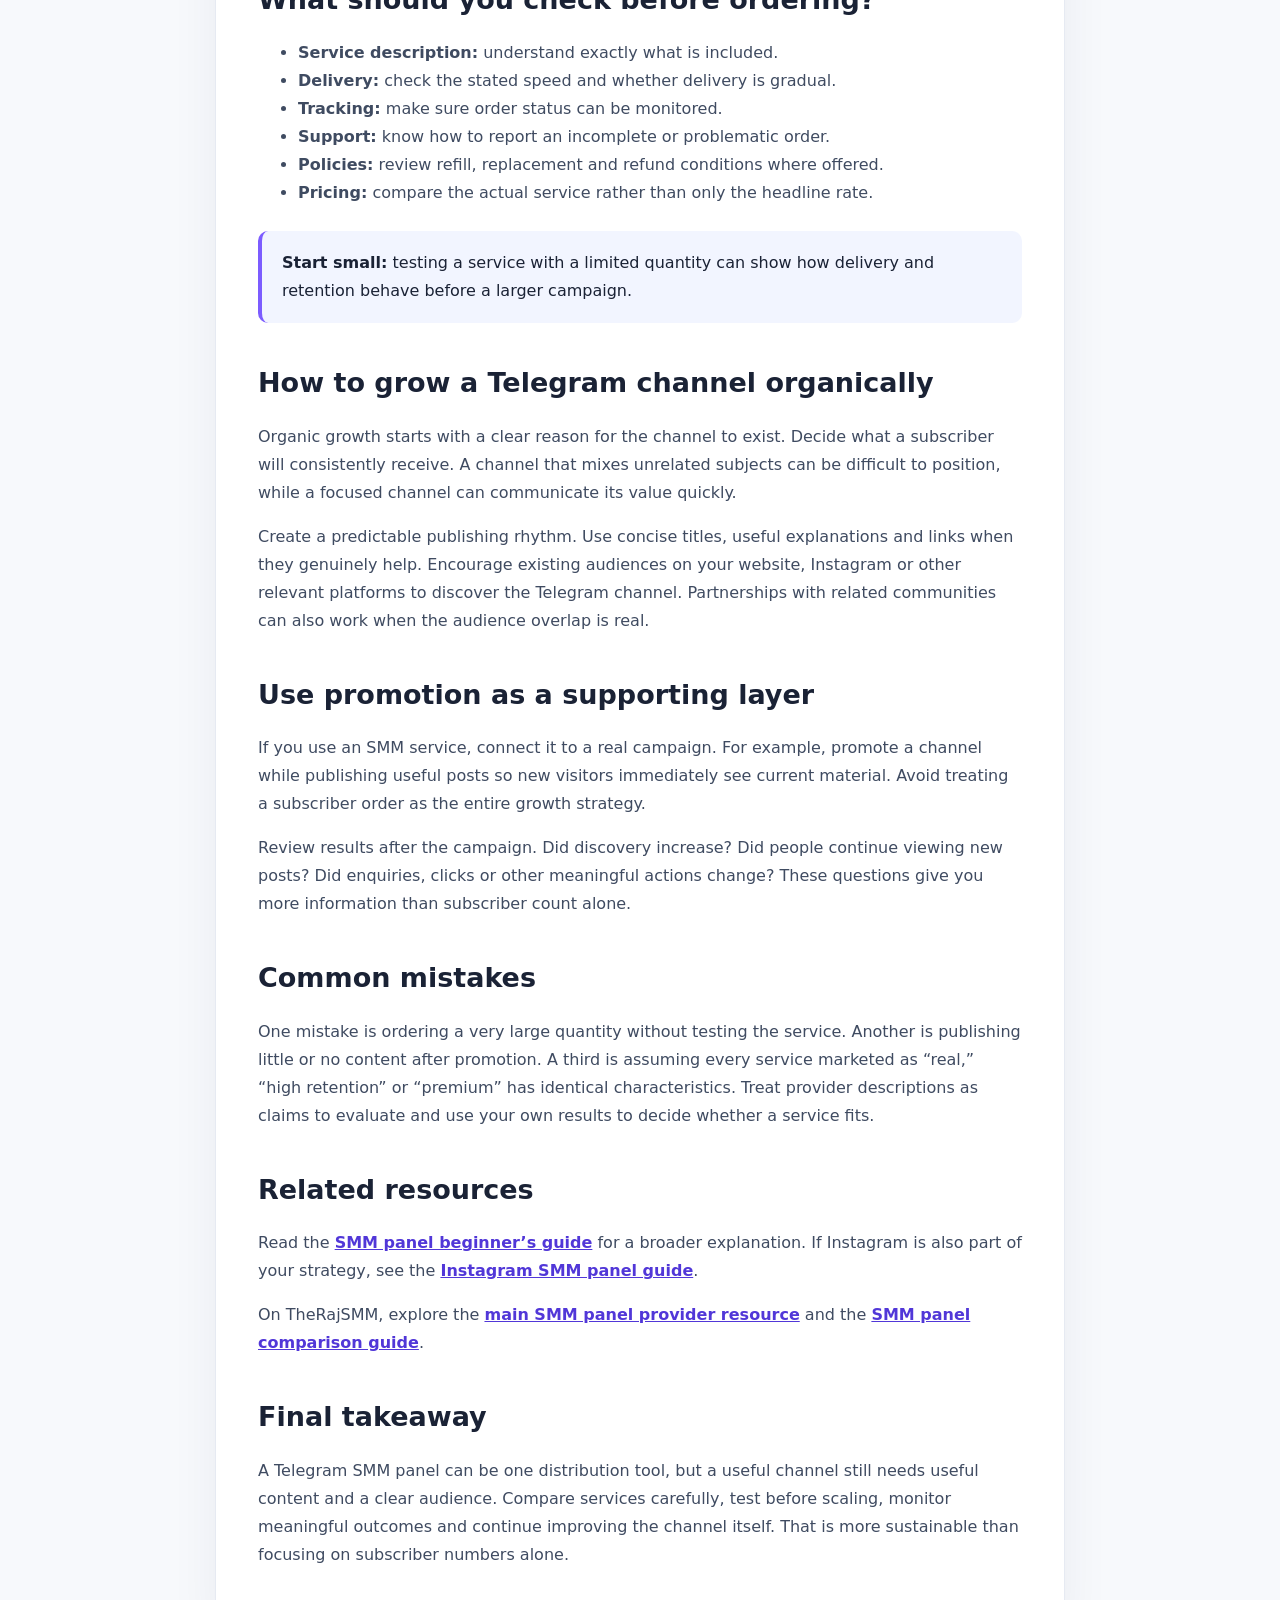
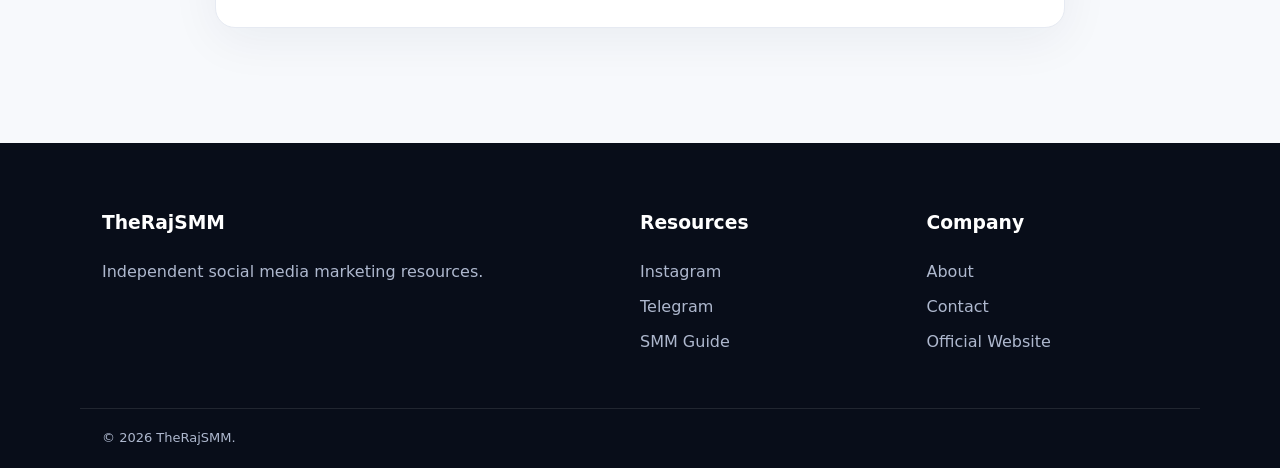
<file: telegram-smm-panel.html>
<!doctype html><html lang="en"><head><meta charset="utf-8"><meta name="viewport" content="width=device-width,initial-scale=1"><title>Telegram SMM Panel Guide 2026 | TheRajSMM</title><meta name="description" content="Practical guide to Telegram SMM panels, subscribers, views, service evaluation and combining promotion with organic channel growth."><link rel="canonical" href="https://therajsmm.github.io/telegram-smm-panel.html"><link rel="icon" href="favicon.svg"><link rel="stylesheet" href="style.css"></head><body>
<header class="site-header"><nav class="nav"><a class="brand" href="index.html"><span class="brand-mark">TR</span>TheRajSMM Resources</a><div class="nav-links"><a href="index.html">Home</a><a href="instagram-smm-panel.html">Instagram</a><a href="telegram-smm-panel.html">Telegram</a><a href="smm-panel-guide.html">SMM Guide</a><a href="about.html">About</a><a href="contact.html">Contact</a></div></nav></header>
<div class="page-title"><div class="breadcrumb"><a href="index.html">Home</a> / Telegram</div><h1>Telegram SMM Panel: A Practical Growth Guide for 2026</h1><p>Understand Telegram subscribers, post views, promotion services and the content fundamentals that matter for channel growth.</p></div><main class="container"><article class="article">
<h2>What is a Telegram SMM panel?</h2><p>A Telegram SMM panel is an online dashboard that offers marketing services for Telegram channels, posts or communities. Depending on the provider, services can include subscribers, post views and engagement-related options. Service names and delivery methods vary, so the individual service description matters more than the general term.</p><p>For a channel owner, the goal should be clear before an order is placed. You may be supporting a new channel launch, increasing visibility for a post, testing distribution or managing recurring marketing tasks. Different objectives can require different services and delivery expectations.</p>
<h2>Why do Telegram channels use promotion?</h2><p>Building an audience from zero is difficult because a new channel has little existing distribution. Promotion can create an initial layer of visibility while the owner continues publishing useful material. For businesses, that may be product information, announcements or customer resources. For creators, it may be tutorials, commentary, entertainment or community updates.</p><p>Promotion should not be confused with audience loyalty. A number on a channel does not automatically represent an active community. The value of a channel depends on whether people find the content relevant enough to read, return and participate.</p>
<h2>Telegram subscribers versus post views</h2><p>Subscribers and post views measure different things. Subscriber count describes the size of a channel’s audience, while post views describe exposure to individual posts. A channel can have many subscribers but relatively low post activity, or fewer subscribers with strong engagement around specific topics.</p><p>When assessing performance, look at both numbers together with content quality and audience relevance. A sudden change in one metric does not necessarily explain the health of the entire channel.</p>
<h2>What should you check before ordering?</h2><ul><li><strong>Service description:</strong> understand exactly what is included.</li><li><strong>Delivery:</strong> check the stated speed and whether delivery is gradual.</li><li><strong>Tracking:</strong> make sure order status can be monitored.</li><li><strong>Support:</strong> know how to report an incomplete or problematic order.</li><li><strong>Policies:</strong> review refill, replacement and refund conditions where offered.</li><li><strong>Pricing:</strong> compare the actual service rather than only the headline rate.</li></ul><div class="note"><strong>Start small:</strong> testing a service with a limited quantity can show how delivery and retention behave before a larger campaign.</div>
<h2>How to grow a Telegram channel organically</h2><p>Organic growth starts with a clear reason for the channel to exist. Decide what a subscriber will consistently receive. A channel that mixes unrelated subjects can be difficult to position, while a focused channel can communicate its value quickly.</p><p>Create a predictable publishing rhythm. Use concise titles, useful explanations and links when they genuinely help. Encourage existing audiences on your website, Instagram or other relevant platforms to discover the Telegram channel. Partnerships with related communities can also work when the audience overlap is real.</p>
<h2>Use promotion as a supporting layer</h2><p>If you use an SMM service, connect it to a real campaign. For example, promote a channel while publishing useful posts so new visitors immediately see current material. Avoid treating a subscriber order as the entire growth strategy.</p><p>Review results after the campaign. Did discovery increase? Did people continue viewing new posts? Did enquiries, clicks or other meaningful actions change? These questions give you more information than subscriber count alone.</p>
<h2>Common mistakes</h2><p>One mistake is ordering a very large quantity without testing the service. Another is publishing little or no content after promotion. A third is assuming every service marketed as “real,” “high retention” or “premium” has identical characteristics. Treat provider descriptions as claims to evaluate and use your own results to decide whether a service fits.</p>
<h2>Related resources</h2><p>Read the <a href="smm-panel-guide.html">SMM panel beginner’s guide</a> for a broader explanation. If Instagram is also part of your strategy, see the <a href="instagram-smm-panel.html">Instagram SMM panel guide</a>.</p><p>On TheRajSMM, explore the <a href="https://therajsmm.com/blog/main-smm-panel-provider-cheapest-smm-panel-therajsmm">main SMM panel provider resource</a> and the <a href="https://therajsmm.com/blog/top-10-cheapest-smm-panels-in-india-2026-upi-inr-pricing">SMM panel comparison guide</a>.</p>
<h2>Final takeaway</h2><p>A Telegram SMM panel can be one distribution tool, but a useful channel still needs useful content and a clear audience. Compare services carefully, test before scaling, monitor meaningful outcomes and continue improving the channel itself. That is more sustainable than focusing on subscriber numbers alone.</p>
</article></main>
<footer><div class="footer-inner"><div><h3>TheRajSMM</h3><p>Independent social media marketing resources.</p></div><div><h3>Resources</h3><a href="instagram-smm-panel.html">Instagram</a><a href="telegram-smm-panel.html">Telegram</a><a href="smm-panel-guide.html">SMM Guide</a></div><div><h3>Company</h3><a href="about.html">About</a><a href="contact.html">Contact</a><a href="https://therajsmm.com/">Official Website</a></div></div><div class="footer-bottom">© 2026 TheRajSMM.</div></footer></body></html>
</file>
<file: style.css>
:root{--dark:#080d19;--dark2:#182343;--primary:#7c5cff;--cyan:#22c7ff;--text:#1a2235;--muted:#667085;--border:#e6eaf2;--max:1120px}*{box-sizing:border-box}html{scroll-behavior:smooth}body{margin:0;font-family:Inter,system-ui,-apple-system,"Segoe UI",sans-serif;color:var(--text);line-height:1.75;background:#f7f9fc}a{color:#5137d8}.site-header{background:rgba(8,13,25,.96);color:#fff;position:sticky;top:0;z-index:20;border-bottom:1px solid rgba(255,255,255,.1);backdrop-filter:blur(14px)}.nav{max-width:var(--max);margin:auto;padding:15px 22px;display:flex;align-items:center;justify-content:space-between;gap:20px}.brand{display:flex;align-items:center;gap:10px;color:#fff;text-decoration:none;font-weight:800}.brand-mark{width:38px;height:38px;border-radius:12px;display:grid;place-items:center;background:linear-gradient(135deg,var(--primary),var(--cyan));font-size:14px}.nav-links{display:flex;gap:18px;flex-wrap:wrap}.nav-links a{color:#dce4fb;text-decoration:none;font-size:14px}.hero{background:linear-gradient(135deg,var(--dark),var(--dark2) 65%,#27215e);color:#fff}.hero-inner{max-width:var(--max);margin:auto;padding:82px 22px 90px}.eyebrow{color:#aebdff;font-weight:800;text-transform:uppercase;letter-spacing:.12em;font-size:12px}.hero h1{font-size:clamp(38px,6vw,68px);line-height:1.05;max-width:900px;margin:14px 0 20px;letter-spacing:-.045em}.hero p{max-width:760px;color:#c5cee1;font-size:18px}.buttons{display:flex;gap:12px;flex-wrap:wrap;margin-top:28px}.btn{display:inline-block;text-decoration:none;padding:12px 18px;border-radius:12px;font-weight:750}.btn-primary{background:#fff;color:#171c2c}.btn-secondary{border:1px solid rgba(255,255,255,.25);color:#fff}.container{max-width:var(--max);margin:auto;padding:55px 22px}.grid{display:grid;grid-template-columns:repeat(3,1fr);gap:20px}.card,.article{background:#fff;border:1px solid var(--border);border-radius:20px;box-shadow:0 12px 50px rgba(22,35,63,.06)}.card{padding:26px}.card h2{line-height:1.3}.card p{color:#58647a}.card a{font-weight:750;text-decoration:none}.article{max-width:850px;margin:auto;padding:42px}.article h1{font-size:clamp(34px,5vw,52px);line-height:1.1;letter-spacing:-.04em}.article h2{font-size:27px;line-height:1.3;margin-top:42px}.article p,.article li{color:#3f4b61}.article a{font-weight:650}.note{background:#f2f5ff;border-left:4px solid var(--primary);padding:18px 20px;border-radius:10px;margin:24px 0}.page-title{max-width:850px;margin:auto;padding:55px 22px 10px}.page-title h1{font-size:48px;line-height:1.1;letter-spacing:-.04em}.page-title p{color:var(--muted)}.breadcrumb{font-size:13px;color:#718096;margin-bottom:20px}footer{background:var(--dark);color:#aeb8ce;margin-top:60px}.footer-inner{max-width:var(--max);margin:auto;padding:45px 22px;display:grid;grid-template-columns:2fr 1fr 1fr;gap:35px}.footer-inner h3{color:#fff}.footer-inner a{display:block;color:#aeb8ce;text-decoration:none;margin:7px 0}.footer-bottom{max-width:var(--max);margin:auto;padding:18px 22px;border-top:1px solid rgba(255,255,255,.1);font-size:13px}@media(max-width:800px){.nav{align-items:flex-start;flex-direction:column}.grid{grid-template-columns:1fr}.article{padding:26px}.page-title h1{font-size:38px}.footer-inner{grid-template-columns:1fr}}
</file>
